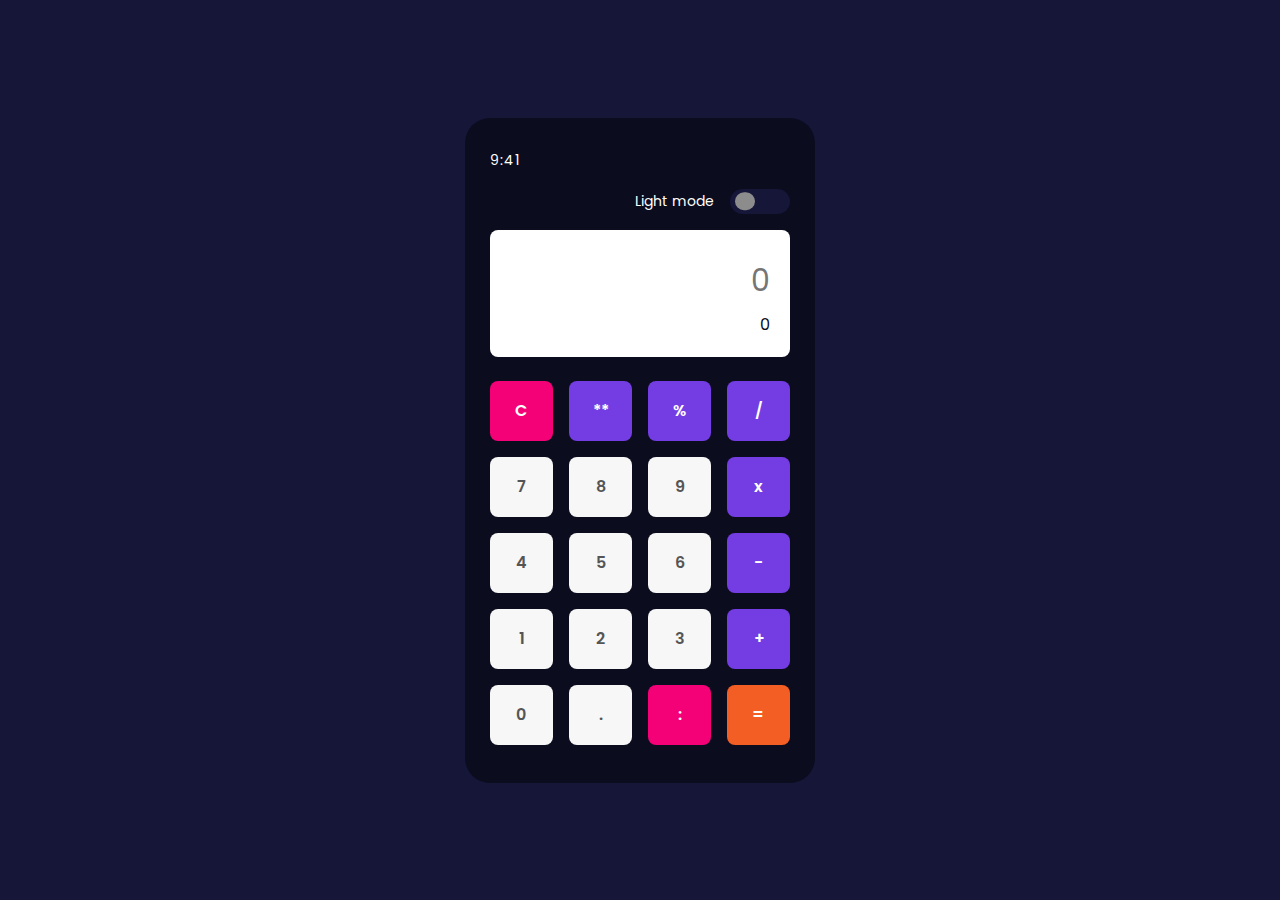
<file: Calculator App/index.html>
<!DOCTYPE html>
<html lang="en">
<head>
    <meta charset="UTF-8">
    <meta http-equiv="X-UA-Compatible" content="IE=edge">
    <meta name="viewport" content="width=device-width, initial-scale=1.0">
    <link rel="shortcut icon" href="calculator.png" type="image/x-icon">
    <link rel="stylesheet" href="https://cdnjs.cloudflare.com/ajax/libs/font-awesome/6.4.0/css/all.min.css" integrity="sha512-iecdLmaskl7CVkqkXNQ/ZH/XLlvWZOJyj7Yy7tcenmpD1ypASozpmT/E0iPtmFIB46ZmdtAc9eNBvH0H/ZpiBw==" crossorigin="anonymous" referrerpolicy="no-referrer" />
    <link rel="stylesheet" href="style.css">
    <title>Calculator App</title>
</head>
<body>
    <div class="wrapper">
        <!-- Header -->
        <header>
            <div class="time">
                <p>9:41</p>
            </div>
            <div class="icons">
                <i class="fa-solid fa-chart-simple"></i>
                <i class="fa-solid fa-wifi"></i>
                <i class="fa-solid fa-battery-full"></i>
            </div>
        </header>
        <!-- Choose theme -->
        <section class="choose-theme">
            <p>Light mode</p>
            <input type="checkbox" >
        </section>
        <!-- section sreen -->
        <section class="screen-app">
            <div class="screen-expression">
                <input type="text" placeholder="0"></input>
            </div>
            <div class="screen-result">
                <p>0</p>
            </div>
        </section>
        <!-- Section button -->
        <section class="buttons">
            <div class="row">
                <button class="btn red">C</button>
                <button class="btn expression">**</button>
                <button class="btn expression">%</button>
                <button class="btn expression">/</button>
            </div>
            <div class="row">
                <button class="btn">7</button>
                <button class="btn">8</button>
                <button class="btn">9</button>
                <button class="btn expression">x</button>
            </div>
            <div class="row">
                <button class="btn">4</button>
                <button class="btn">5</button>
                <button class="btn">6</button>
                <button class="btn expression">-</button>
            </div>
            <div class="row">
                <button class="btn">1</button>
                <button class="btn">2</button>
                <button class="btn">3</button>
                <button class="btn expression">+</button>
            </div>
            <div class="row">
                <button class="btn">0</button>
                <button class="btn">.</button>
                <button class="btn red"><i class="fa-solid fa-delete-left"></i>:</button>
                <button class="btn equal">=</button>
            </div>
        </section>
    </div>
    <script src="app.js" refer></script>
</body>
</html>
</file>
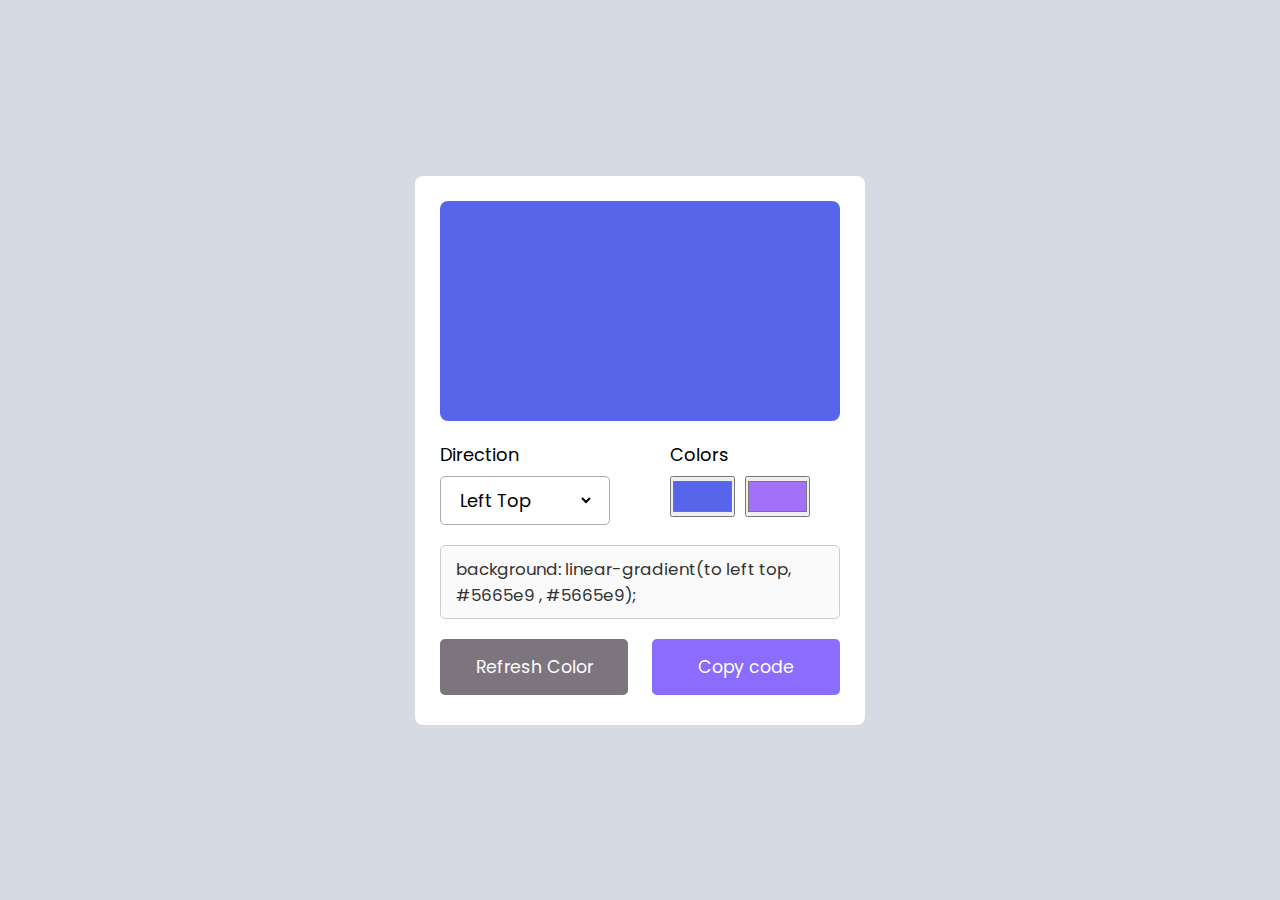
<file: Gradient Color Generator/index.html>
<!DOCTYPE html>
<html lang="en">
<head>
    <meta charset="UTF-8">
    <meta http-equiv="X-UA-Compatible" content="IE=edge">
    <meta name="viewport" content="width=device-width, initial-scale=1.0">
    <link rel="shortcut icon" href="./gradient.png" type="image/x-icon">
    <link rel="stylesheet" href="./style.css">
    <title>Gradient Color Generator</title>
</head>
<body>
    <div class="wrapper">
        <div class="gradient-box"></div>
        <div class="row options">
            <div class="column direction">
                <p>Direction</p>
                <div class="select-box">
                    <select>
                        <option value="to top">Top</option>
                        <option value="to right top">Right Top</option>
                        <option value="to right">Right</option>
                        <option value="to right bottom">Right Bottom</option>
                        <option value="to bottom">Bottom</option>
                        <option value="to left bottom">Left Bottom</option>
                        <option value="to left">Left</option>
                        <option value="to left top" selected>Left Top</option>
                    </select>
                </div>
            </div>
            <div class="column colors">
                <p>Colors</p>
                <div class="inputs">
                    <input type="color" value="#5665e9">
                    <input type="color" value="#a271f8">
                </div>
            </div>
        </div>
        <textarea class="row" disabled>background: linear-gradient(to left top, #5665e9 , #5665e9);</textarea>
        <div class="row buttons">
            <button class="refresh">Refresh Color</button>
            <button class="copy">Copy code</button>
        </div>
    </div>
    <script src="app.js" defer></script>
</body>
</html>
</file>
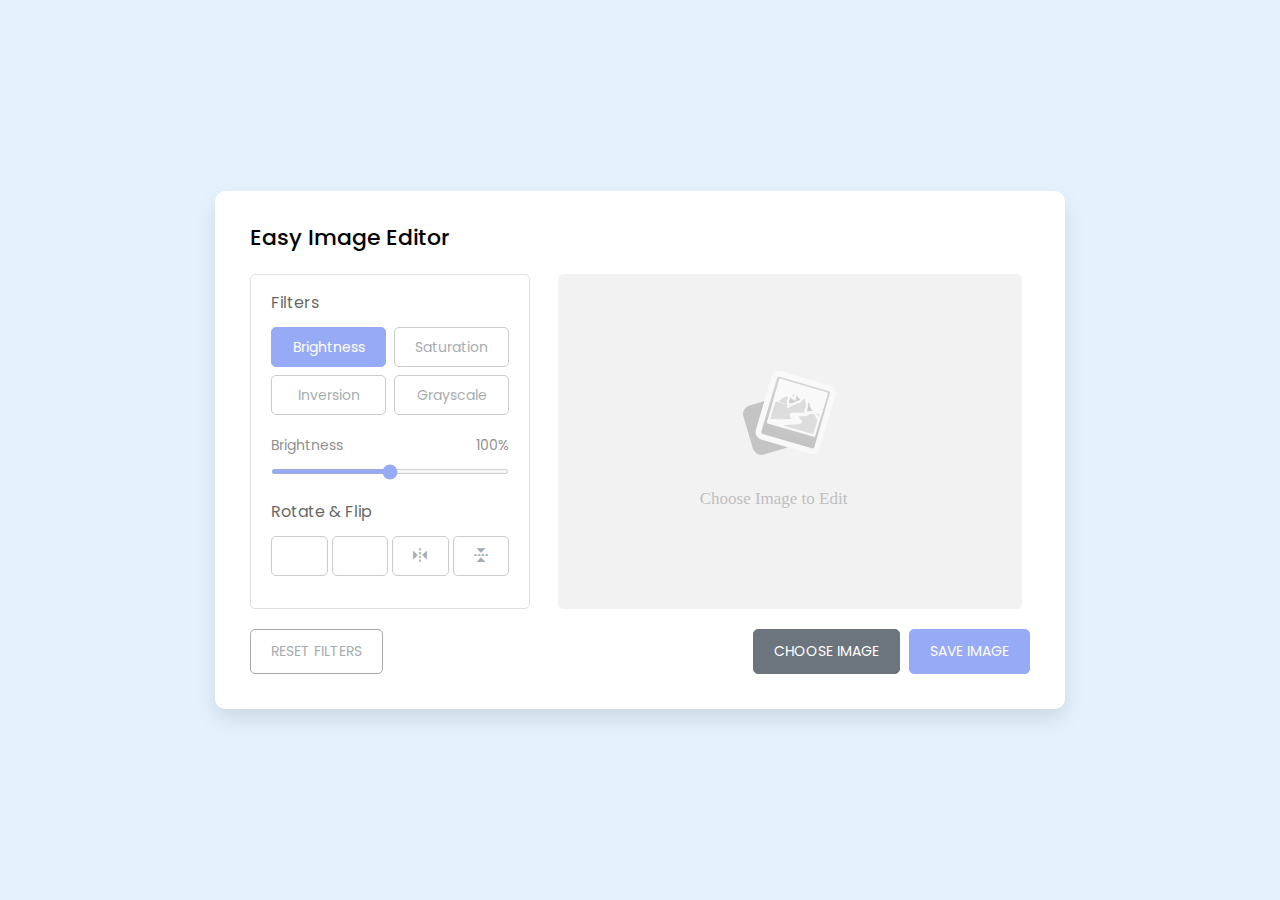
<file: Image Editor/index.html>
<!DOCTYPE html>
<html lang="en">
<head>
    <meta charset="UTF-8">
    <meta http-equiv="X-UA-Compatible" content="IE=edge">
    <meta name="viewport" content="width=device-width, initial-scale=1.0">
    <!-- Link icon page -->
    <link href='https://unpkg.com/boxicons@2.1.4/css/boxicons.min.css' rel='stylesheet'>
    <link rel="stylesheet" href="https://cdnjs.cloudflare.com/ajax/libs/font-awesome/6.4.0/css/all.min.css" integrity="sha512-iecdLmaskl7CVkqkXNQ/ZH/XLlvWZOJyj7Yy7tcenmpD1ypASozpmT/E0iPtmFIB46ZmdtAc9eNBvH0H/ZpiBw==" crossorigin="anonymous" referrerpolicy="no-referrer" />
    <title>Image Editor</title>
    <link rel="shortcut icon" href="./img/crop.png" type="image/x-icon">
    <link rel="stylesheet" href="style.css">
    
</head>
<body>
    <div class="container disable">
        <h2>Easy Image Editor</h2>
        <div class="wrapper">
            <div class="editor-panel">
                <div class="filter">
                    <label class="title">Filters</label>
                    <div class="options">
                        <button id="brightness" class="active">Brightness</button>
                        <button id="saturation">Saturation</button>
                        <button id="inversion">Inversion</button>
                        <button id="grayscale">Grayscale</button>
                    </div>
                    <div class="slider">
                        <div class="filter-info">
                            <p class="name">Brightness</p>
                            <p class="value">100%</p>
                        </div>
                        <input type="range" value="100" min="0" max="200" >
                    </div>
                </div>
                <div class="rotate">
                    <label class="title">Rotate & Flip</label>
                    <div class="options">
                        <button id="left"><i class="fa-solid fa-rotate-left"></i></button>
                        <button id="right"><i class="fa-solid fa-rotate-right"></i></button>
                        <button id="horizontal"><i class='bx bx-reflect-vertical'></i></button>
                        <button id="vertical"><i class='bx bx-reflect-horizontal'></i></button>
                    </div>
                </div>
            </div>
            <div class="preview-img">
                <img src="./img/image-placeholder.svg" alt="preview-img">
            </div>
        </div>
        <div class="controls">
            <button class="reset-filter">Reset Filters</button>
            <div class="row">
                <input type="file" class="file-input" accept="image/*" hidden>
                <button class="choose-img">Choose Image</button>
                <button class="save-img">Save Image</button>
            </div>
        </div>
    </div>
    <script src="app.js"></script>
    <script src="main.js"></script>
</body>
</html>
</file>
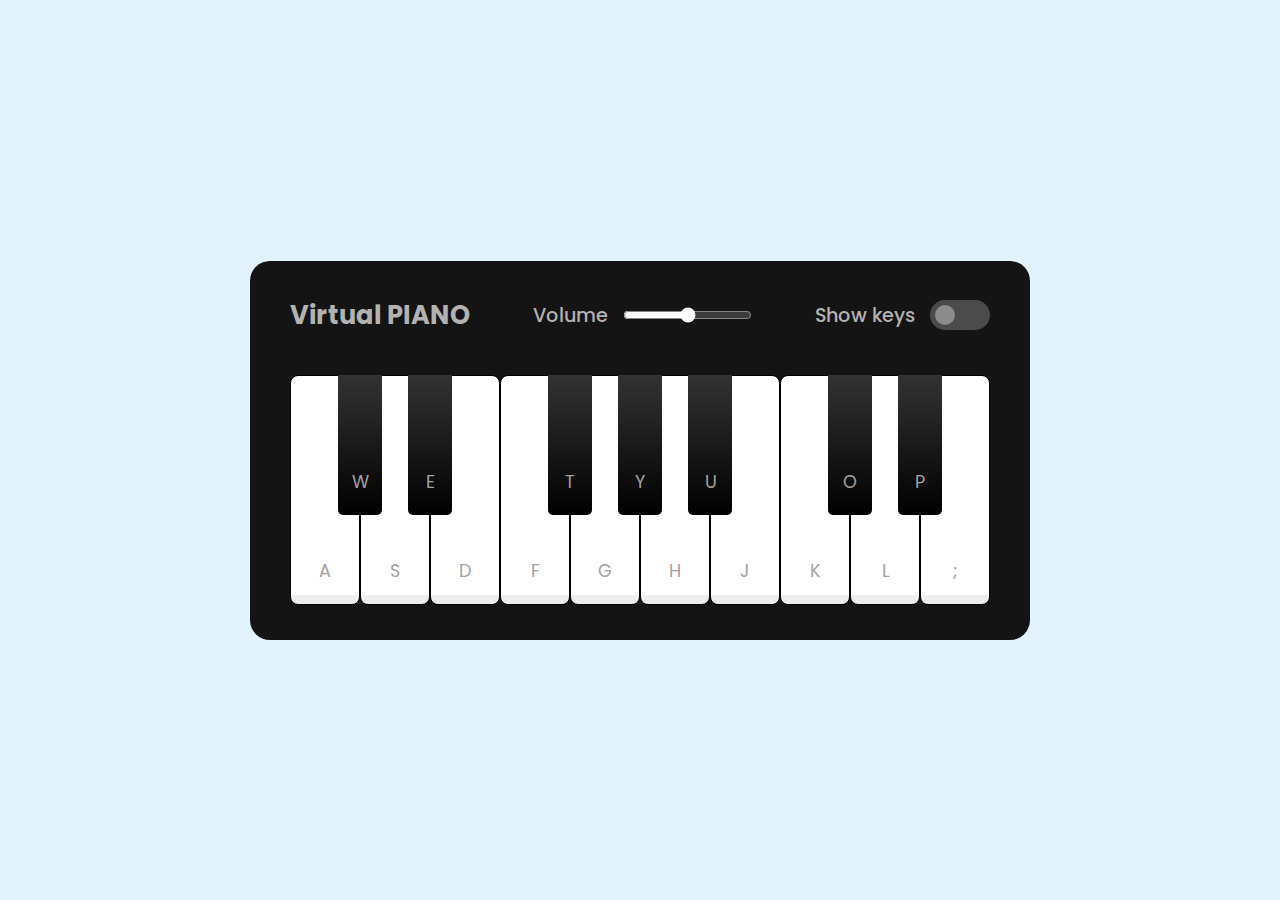
<file: Virtual Piano/index.html>
<!DOCTYPE html>
<html lang="en">
<head>
    <meta charset="UTF-8">
    <meta http-equiv="X-UA-Compatible" content="IE=edge">
    <meta name="viewport" content="width=device-width, initial-scale=1.0">
    <title>Virtual Piano</title>
    <link rel="stylesheet" href="style.css">
    <link rel="shortcut icon" href="./tunes/music-store-app.png" type="image/x-icon">
</head>
<body>
    <div class="wrapper">
        <header>
            <h2>Virtual PIANO</h2>
            <div class="column volume-slider">
                <span>Volume</span>
                <input type="range" name="" id="" min="0" max="1" value="0.5" step="any">
            </div>
            <div class="column keys-checkbox">
                <span>Show keys</span>
                <input type="checkbox" name="" id="">
            </div>
        </header>
        <ul class="piano-keys">
            <li class="key white" data-key="a"><span>a</span></li>
            <li class="key black" data-key="w"><span>w</span></li>
            <li class="key white" data-key="s"><span>s</span></li>
            <li class="key black" data-key="e"><span>e</span></li>
            <li class="key white" data-key="d"><span>d</span></li>
            <li class="key white" data-key="f"><span>f</span></li>
            <li class="key black" data-key="t"><span>t</span></li>
            <li class="key white" data-key="g"><span>g</span></li>
            <li class="key black" data-key="y"><span>y</span></li>
            <li class="key white" data-key="h"><span>h</span></li>
            <li class="key black" data-key="u"><span>u</span></li>
            <li class="key white" data-key="j"><span>j</span></li>
            <li class="key white" data-key="k"><span>k</span></li>
            <li class="key black" data-key="o"><span>o</span></li>
            <li class="key white" data-key="l"><span>l</span></li>
            <li class="key black" data-key="p"><span>p</span></li>
            <li class="key white" data-key=";"><span>;</span></li>
        </ul>
    </div>

    <script src="app.js" defer></script>
</body>
</html>
</file>
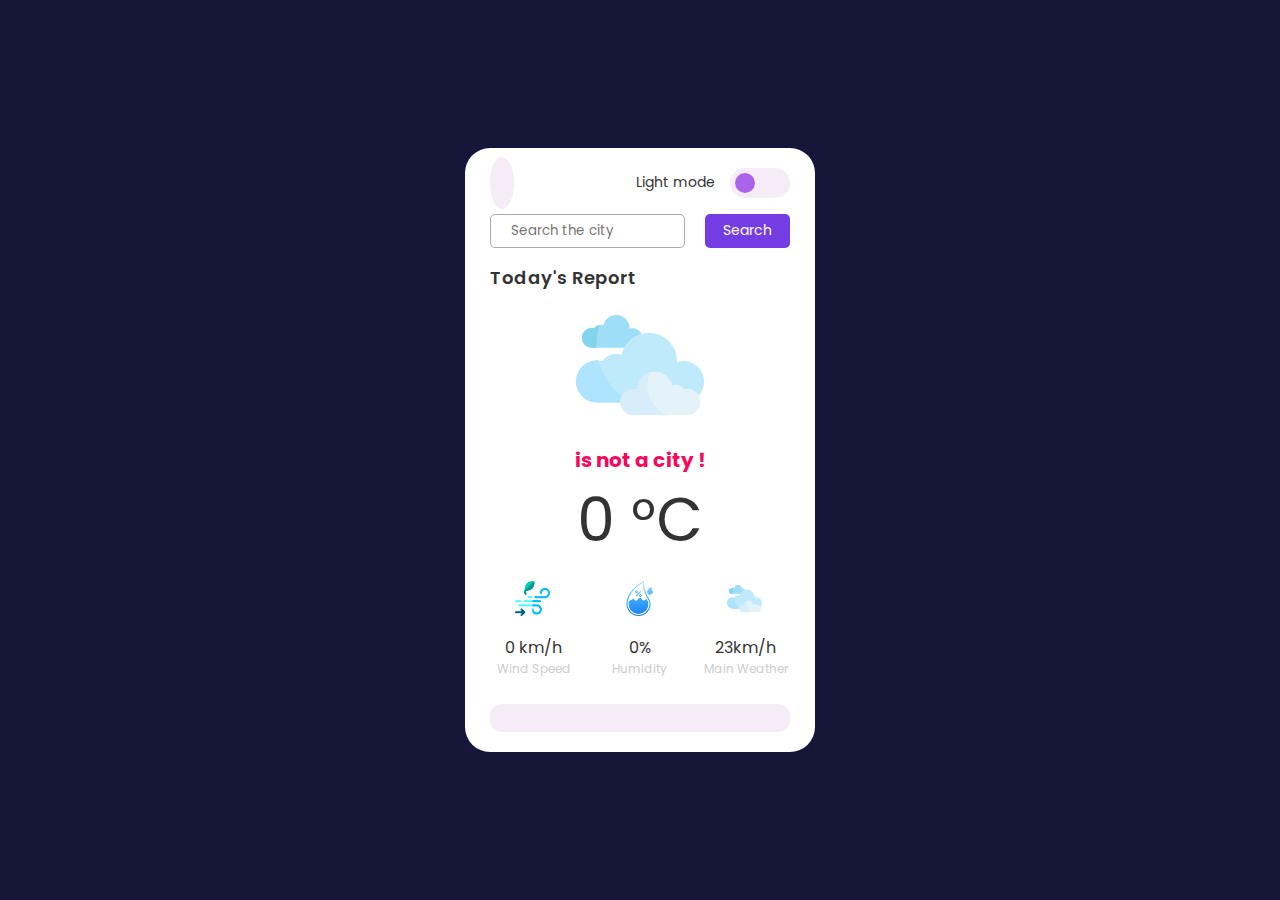
<file: Weather App/index.html>
<!DOCTYPE html>
<html lang="en">
<head>
    <meta charset="UTF-8">
    <meta http-equiv="X-UA-Compatible" content="IE=edge">
    <meta name="viewport" content="width=device-width, initial-scale=1.0">
    <link rel="shortcut icon" href="./img/weather-app.png" type="image/x-icon">
    <link rel="stylesheet" href="https://cdnjs.cloudflare.com/ajax/libs/font-awesome/6.4.0/css/all.min.css" integrity="sha512-iecdLmaskl7CVkqkXNQ/ZH/XLlvWZOJyj7Yy7tcenmpD1ypASozpmT/E0iPtmFIB46ZmdtAc9eNBvH0H/ZpiBw==" crossorigin="anonymous" referrerpolicy="no-referrer" />
    <link rel="stylesheet" href="style.css">
    <title>Weather App</title>
</head>
<body>
    <div class="wrapper light-theme">
        <!-- Header section -->
        <header class="header">
            <span class="menu-icon">
                <i class="fa-solid fa-bars"></i>
            </span>
            <div class="column choose-theme">
                <span>Light mode</span>
                <input type="checkbox" name="" id="">
            </div>
            <!-- <div class="choose-theme">
                <input type="checkbox">
            </div> -->
        </header>
        <!-- Search section -->
        <section class="search-section">
            <div class="search-form">
                <input type="text" placeholder="Search the city">
                <span class="icon-search">
                    <i class="fa-solid fa-magnifying-glass"></i>
                </span>
            </div>
            <button class="btn-search">Search</button>
        </section>
        
            <h3>Today's Report</h3>
        <!-- Section Image -->
        <div class="section-image">
            
            <img src="./img/clouds.png" alt="">
        </div>
        <!-- Section Name city -->
        <section class="city-section">
            <h4 class="city-name">Ha Noi</h4>
            <p class="temperature">29°C</p>
        </section>
        <!--  Other information section-->
        <section class="info-section">
            <div class="info-item wind-speed">
                <img src="./img/storm.png" alt="">
                <p class="parameter">23km/h</p>
                <p class="info-description">Wind Speed</p>
            </div>
            <div class="info-item humidity">
                <img src="./img/drop.png" alt="">
                <p class="parameter">23km/h</p>
                <p class="info-description">Humidity</p>
            </div>
            <div class="info-item main-weather">
                <img src="./img/clouds.png" alt="">
                <p class="parameter">23km/h</p>
                <p class="info-description">Main Weather</p>
            </div>
        </section>
        <!-- Section navigation -->
        <nav class="nav-menu">
            <span class="menu-item active">
                <i class="fa-solid fa-house"></i>
            </span>
            <span class="menu-item">
                <i class="fa-solid fa-location-dot"></i>
            </span>
            <span class="menu-item">
                <i class="fa-solid fa-user"></i>
            </span>
            <span class="menu-item">
                <i class="fa-solid fa-gear"></i>
            </span>
        </nav>
    </div>
    <script src="app.js"></script>
</body>
</html>
</file>
<file: Calculator App/style.css>
@import url('https://fonts.googleapis.com/css2?family=Poppins:ital,wght@0,400;0,500;0,600;0,700;1,400;1,500;1,600;1,700&display=swap');

*{
    padding: 0;
    margin: 0;
    box-sizing: border-box;
    font-family: 'Poppins', sans-serif;
}
body {
    color: #fff;
    background: #151638;
    display: flex;
    align-items: center;
    justify-content: center;
    min-height: 100vh;
}
.wrapper{
    background: #0b0c1e;
    padding: 30px 25px;
    width: 350px;
    border-radius: 25px;
    transition: all 0.5s ease;

}
header {
    display: flex;
    align-items: center;
    justify-content: space-between;
    margin-bottom: 16px;
}
header .time p{
    font-size: 14px;
    letter-spacing: 1px;
}
.icons i{
    padding: 0 2px;
    font-size: 14px;
}

.choose-theme{
    display: flex;
    align-items: center;
    justify-content: flex-end;
    margin-bottom: 16px;
}
.choose-theme p {
    font-size: 14px;
    padding-right: 16px;
}
.choose-theme input {
    position: relative;
    appearance: none;
    width: 60px;
    height:25px;
    background-color: #151638;
    border-radius: 30px;
    cursor: pointer;
    outline: none;
}
.choose-theme input::before {
    content: "";
    position: absolute;
    top: 50%;
    left: 5px;
    transform: translateY(-50%);
    background: #8c8c8c;
    width: 20px;
    height: 17.5px;
    border-radius: inherit;
    transition: all 0.3s ease;
}
.choose-theme input:checked:before {
    left: 35px;
    background: #fff;
}
.screen-app{
     background: #fff;
     border-radius: 8px;
     margin-bottom: 16px;
     padding: 20px 0;
}
.screen-expression input{
    width: 100%;
    text-align: right;
    padding: 8px 20px;
    font-size: 30px;
    border: none;
    outline: none;
    border-radius: 8px;
}
.screen-result p{
    width: 100%;
    text-align: right;
    padding: 0px 20px;
    font-size: 16px;
    color:#0b0c1e;
}
.buttons{

}
.row{
    display: flex;
    align-items: center;
    justify-content: space-between;
    padding: 8px 0;
}
.btn{
    width: calc(100% / 4 - 12px);
    height: 60px;
    border-radius: 8px;
    outline: none;
    border: none;
    cursor: pointer;
    font-size: 16px;
    font-weight: 600;
    color: #555;
    background: #f7f7f7;
    transition: all 0.2s ease;
}
.btn:active {
    box-shadow: -8px -8px 15px rgba(255, 255, 255, 0.9), 5px 5px 15px rgba(255, 255, 255, 0.8);
    
}

/* Change theme */
.wrapper.light-theme {
    background-color: #fff;
    transition: all 0.5s ease;
}
.light-theme header i,.light-theme header p, .light-theme .choose-theme p {
    color: #333;
}
.light-theme .choose-theme input {
    background-color: #efeff0;
}
.light-theme .choose-theme input::before {
    background: #f7085a;
}
.light-theme .choose-theme input:checked:before {
    background: #743de3;
}
.light-theme .screen-app {
    border: 1px solid #ddd;
}
.btn.red {
    background:  #f40177;
    color: #fff;

}
.btn.expression {
    background:  #743de3;
    color: #fff;
}
.btn.equal {
    background: #f25e23;
    color: #fff;
}

.light-theme .btn:active {
    box-shadow: -8px -8px 15px rgba(0, 0, 0, 0.1), 5px 5px 15px rgba(0, 0, 0, 0.2);
}
</file>
<file: Gradient Color Generator/style.css>
@import url('https://fonts.googleapis.com/css2?family=Poppins:ital,wght@0,400;0,500;0,600;0,700;1,400;1,500;1,600;1,700&display=swap');

* {
    margin: 0;
    padding: 0;
    box-sizing: border-box;
    font-family: 'Poppins', sans-serif;
}
body {
    display: flex;
    align-items: center;
    justify-content:center;
    min-height: 100vh;
    background: #d5dae4;
}
.wrapper{
    background: #fff;
    width: 450px;
    padding: 25px;
    border-radius: 8px;
}
.wrapper .gradient-box{
    width: 100%;
    height: 220px;
    border-radius: 8px;
    background: linear-gradient(to left top, #5665e9 , #5665e9);
}
.wrapper .row{
    display: flex;
    justify-content: space-between;
    margin: 20px 0;
}
.row :where(.column, button) {
    width: calc(100% / 2 - 12px);
}
.options p{
    font-size: 1.12rem;
    margin-bottom: 8px;
}
.column{

}
.direction{

}
.options .select-box {
    border-radius: 5px;
    border: 1px solid #aaa;
    padding: 10px 15px;
}
.select-box select{
    width: 100%;
    border: none;
    outline:  none;
    background: none;
    font-size: 1.12rem;

}
.options .colors {
    margin-left: 60px;
}
.colors input{
    height: 41px;
    width: calc(100% / 2 - 20px);
}
.colors input:last-child {
    margin-left: 6px;
}
textarea {
    width: 100%;
    font-size: 1.05rem;
    border-radius: 5px;
    color: #333;
    border: 1px solid #ccc;
    padding: 10px 15px;
    resize: none;
}

.buttons button {
    padding: 15px 0;
    border: none;
    outline: none;
    border-radius: 5px;
    font-size: 1.09rem;
    cursor: pointer;
    color: #fff;
    margin: 0 0 -15px;
}
.buttons .refresh{
    background: #7c757d;
}
.buttons .copy{
    background: #8a6cff;

}
</file>
<file: Image Editor/style.css>
@import url('https://fonts.googleapis.com/css2?family=Poppins:ital,wght@0,400;0,500;0,600;0,700;1,400;1,500;1,600;1,700&display=swap');

* {
    margin: 0;
    padding: 0;
    box-sizing: border-box;
    font-family: 'Poppins', sans-serif;
}
body {
    display: flex;
    align-items: center;
    justify-content: center;
    min-height: 100vh;
    background-color: #e3f2fd;
}

.container{
    width: 850px;
    background: #fff;
    border-radius: 10px;
    padding: 30px 35px 35px;
    box-shadow: 0 10px 20px rgba(0, 0, 0, 0.1);
}

.container.disable :where(.editor-panel, .reset-filter, .save-img) {
    opacity: 0.6;
    pointer-events: none;
}

.container h2 {
    font-size: 22px;
    font-weight: 500;
}
.container .wrapper{
    display: flex;
    margin: 20px 0;
    min-height: 335px;
}
.wrapper .editor-panel{
    width: 280px;
    padding: 15px 20px;
    border-radius: 5px;
    border: 1px solid #ccc;
}
.filter{

}
.editor-panel .title{
    display: block;
    font-size: 16px;
    margin-bottom: 12px;
}
.editor-panel .options, .controls{
    display: flex;
    flex-wrap: wrap;
    justify-content: space-between;
}

.editor-panel button {
    height: 40px;
    font-size: 14px;
    color: #6c757d;
    margin-bottom: 8px;
    background: #fff;
    border: 1px solid #aaa;
    border-radius: 5px;
    cursor: pointer;
}

.editor-panel button:hover {
    background: #f5f5f5;
}

.editor-panel .filter button {
    width: calc(100% / 2 - 4px);
}

.filter button.active {
    background: #5372f0;
    color: #fff;
    border-color: #5372f0;
}
.filter .slider{
    margin-top: 12px;
}
.filter .slider .filter-info{
    display: flex;
    justify-content: space-between;
    font-size: 14px;
    color: #464646;
}
.filter .slider input {
    width: 100%;
    height: 5px;
    accent-color: #5372f0;
}

.editor-panel .rotate{
    margin-top: 18px;
}
.editor-panel .rotate button {
    width: calc(100% / 4 - 3px);
}
.rotate button:nth-child(3),
.rotate button:nth-child(4) {
    font-size: 18px;
}

.wrapper .preview-img{
    flex-grow: 1;
    display: flex;
    overflow: hidden;
    align-items: center;
    justify-content: center;
    margin-left: 20px;
}
.preview-img img {
    max-width: 490px;
    max-height: 335px;
    width: 100%;
    height: 100%;
    object-fit: contain;
}
.controls button{
    padding: 11px 20px;
    border-radius: 5px;
    font-size: 14px;
    cursor: pointer;
    background: #fff;
    color: #fff;
    text-transform: uppercase;
}
.controls .reset-filter{
    color: #6c757d;
    border: 1px solid #6c757d;
}
.controls .choose-img{
    background-color: #6c757d;
    border: 1px solid #6c757d;
}
.controls .save-img{
    background-color: #5372f0;
    border: 1px solid #5372f0;
    margin-left: 5px;
}
@media screen and (max-width: 760px) {
    .container {
        padding: 25px;
    }
    .container .wrapper {
        flex-wrap: wrap-reverse;
    }
    .wrapper .editor-panel {
        width: 100%;
    }
    .wrapper .preview-img {
        width: 100%;
        margin: 0 0 15px;
    }
}
@media screen and (max-width: 500px) {
    .controls button {
        width: 100px;
        margin-bottom: 10px;
    }
    .controls .row {
        width: 100%;
    }
    .controls .row .save-img {
        margin-left: 0;
    }
}
/* img {
    filter: brightness(20%) saturate(12%) invert(12%) grayscale(20%);
} */
</file>
<file: Virtual Piano/style.css>
@import url('https://fonts.googleapis.com/css2?family=Poppins:ital,wght@0,400;0,500;0,600;0,700;1,400;1,500;1,600;1,700&display=swap');
*{
    margin: 0;
    padding: 0;
    box-sizing: border-box;
    font-family: 'Poppins',sans-serif;
}
body {
    display: flex;
    align-items: center;
    justify-content: center;
    min-height: 100vh;
    padding: 0 10px;
    background: #e3f3fd;
}
.wrapper{
    background-color: #141414;
    border-radius: 20px;
    
    padding: 35px 40px;
}
.wrapper header {
    color: #b2b2b2;
    display: flex;
    align-items: center;
    justify-content: space-between;
}
header h2 {
    font-size: 1.6rem;

}
header .column{
    display: flex;
    align-items: center;
}

header .column span {
    font-weight: 500;
    font-size: 1.2rem;
    margin-right: 15px;

}
.volume-slider input{
    accent-color: #fff;
}
.keys-checkbox input{
    position: relative;
    appearance: none;
    width: 60px;
    height: 30px;
    background: #4b4b4b;
    border-radius:  30px;
    cursor: pointer;
    outline:  none;
}
.keys-checkbox input::before {
    content: "";
    position: absolute;
    top: 50%;
    left: 5px;
    background: #8c8c8c;
    height: 20px;
    width: 20px;
    border-radius: inherit;
    transform: translateY(-50%);
    transition: all 0.3s ease;
}
.keys-checkbox input:checked::before {
    left: 35px;
    background: #fff;
}
.piano-keys {
    display: flex;
    user-select: none;
    margin-top: 40px;
    text-transform: uppercase;
}
.piano-keys .key {
    position: relative;
    list-style: none;
    color: #a2a2a2;
    cursor: pointer;
}

.piano-keys .white {
    width: 70px;
    height: 230px;
    background: linear-gradient(#fff 96%, #eee 4%);
    border-radius: 8px;
    border: 1px solid #000;
}
.piano-keys .white.active {
    background: linear-gradient(to bottom, #fff 0%, #eee 100%);
    box-shadow: inset -5px 5px 20px rgba(0, 0, 0, 0.2);
}
.piano-keys .black{
    width: 44px;
    height: 140px;
    background: linear-gradient(#333 , #000);
    border-radius: 0 0 5px 5px;
    margin: 0 -22px 0 -22px;
    z-index: 2;
}
.piano-keys .black.active {
    background: linear-gradient(to bottom, #000 , #434343 );
    box-shadow: inset -5px 5px 20px rgba(255, 255, 255, 0.1);
}
.piano-keys span {
    position: absolute;
    bottom: 20px;
    width: 100%;
    text-align: center;
    font-size: 1.1rem;
}
.piano-keys .key.hide span {
    display: none;
}

@media screen and (max-width: 815px) {
    .wrapper {
        padding: 25px;
    }
    header {
        flex-direction: column;
    }
    header :where(h2, .column) {
        margin-bottom: 13px;
    }
    .volume-slider input {
        max-width: 100px;
    }
    .piano-keys {
        margin-top: 20px;
    }
    .piano-keys .key:where(:nth-child(9), :nth-child(10)) {
        display: none;
    }
    .piano-keys .black {
        height: 100px;
        width: 40px;
        margin: 0 -20px 0 -20px;
    }
    .piano-keys .white {
        height: 180px;
        width: 60px;
    }
}

@media screen and (max-width: 615px) {
    .piano-keys .key:nth-child(13),
    .piano-keys .key:nth-child(14),
    .piano-keys .key:nth-child(15),
    .piano-keys .key:nth-child(16),
    .piano-keys .key:nth-child(17) {
        display: none;
    }
    .piano-keys .white {
        width: 50px;
    }

}
</file>
<file: Weather App/style.css>
@import url('https://fonts.googleapis.com/css2?family=Poppins:ital,wght@0,400;0,500;0,600;0,700;1,400;1,500;1,600;1,700&display=swap');

* {
    margin: 0;
    padding: 0;
    box-sizing: border-box;
    font-family: 'Poppins', sans-serif;
}

body {
    color: #fff;
    display: flex;
    align-items: center;
    justify-content: center;
    min-height: 100vh;
    background: #151638;
}
.wrapper{
    background: #0b0c1e;
    border-radius: 25px;
    padding: 20px 25px;
    width: 350px;
    transition: all .5s ease;
}
/* Header section */
.header{
    display: flex;
    align-items: center;
    justify-content: space-between;
    margin-bottom: 16px;
}
.header .menu-icon i{
    font-size: 20px;
    padding: 12px;
    background: #1d1f2c;
    border-radius: 50%;
}

.choose-theme {
    display: flex;
    align-items: center;
}
.choose-theme input{
    position: relative;
    appearance: none;
    width: 60px;
    height: 30px;
    background: #1d1f2c;
    border-radius:  30px;
    cursor: pointer;
    outline:  none;
}
.choose-theme input::before {
    content: "";
    position: absolute;
    top: 50%;
    left: 5px;
    background: #8c8c8c;
    height: 20px;
    width: 20px;
    border-radius: inherit;
    transform: translateY(-50%);
    transition: all 0.3s ease;
}
.choose-theme input:checked::before {
    left: 35px;
    background: #fff;
}
.choose-theme span {
    font-size: 14px;
    padding-right: 15px;
}
/* Search- section */
.search-section{
    display: flex;
    justify-content: center;
    margin-bottom: 16px;
}
.search-form {
    position: relative;
    width: 200px;
    border-radius: 5px;
    background-color: #fff;
    margin-right: 20px;
}
.search-form input{
    width: 180px;
    border: none;
    outline: none;
    padding: 6px 20px;
    border-radius: 16px;
    color: #333;
}
.icon-search{
    position: absolute;
    right: 14px;
    top: 50%;
    transform: translateY(-50%);
}
.icon-search i {
    color: #333;
}
.btn-search{
    color: #fff;
    background: #743de3;
    font-size: 14px;
    cursor: pointer;
    border: none;
    outline: none;
    padding: 4px 18px;
    border-radius: 5px;
}

.app.hide {
    display: none;
}

/* Section Image */
.section-image{
    display: flex;
    justify-content: center;
    margin-bottom: 16px;
}
h3 {
    font-size: 18px;
    font-weight: 600;
    letter-spacing: 0.5px;
    padding-bottom: 10px;
}
.section-image img {
    margin: 0 auto;
}
/* Section city */
.city-section {
    margin-bottom: 16px;
}
.city-section .city-name{
    font-size: 20px;
    font-weight: 700;
    text-align: center;
    color: #f7085a;
}
.city-section .temperature {
    font-size: 60px;
    text-align: center;
}

.info-section{
    display: flex;
    align-items: center;
    justify-content: space-between;
    margin-bottom: 26px;
}
.info-item {
    width: calc(100% / 3 - 12px);
}
.info-item img {
    width: 40%;
    margin-left: 25px;
    margin-bottom: 12px;
}
.info-item .parameter {
    text-align: center;
}
.info-item .info-description {
    text-align: center;
    font-size: 12px;
    color: #ccc;
}

/* navigation section */
.nav-menu {
    display: flex;
    background: #16182a;
    padding: 14px;
    justify-content: space-around;
    border-radius: 12px;
}
.menu-item.active i{
    color: #743de3;
}

/* Light Theme css */
.wrapper.light-theme {
    background-color: #fff;
    color: #333;
    transition: all .5s ease;
}
.light-theme .menu-icon i{
    background-color: #f5ecf8;
}

.light-theme .choose-theme input{
    background: #f5ecf8;

}
.light-theme .choose-theme input::before {
    background: #ac63eb;
}
.light-theme  .choose-theme input:checked::before {
    left: 35px;
    background: #e663e5;
}
.light-theme .search-form {
    border: 1px solid #aaa;
}
.light-theme .nav-menu {
    background: #f5ecf8;
    color: #555;
}
</file>
